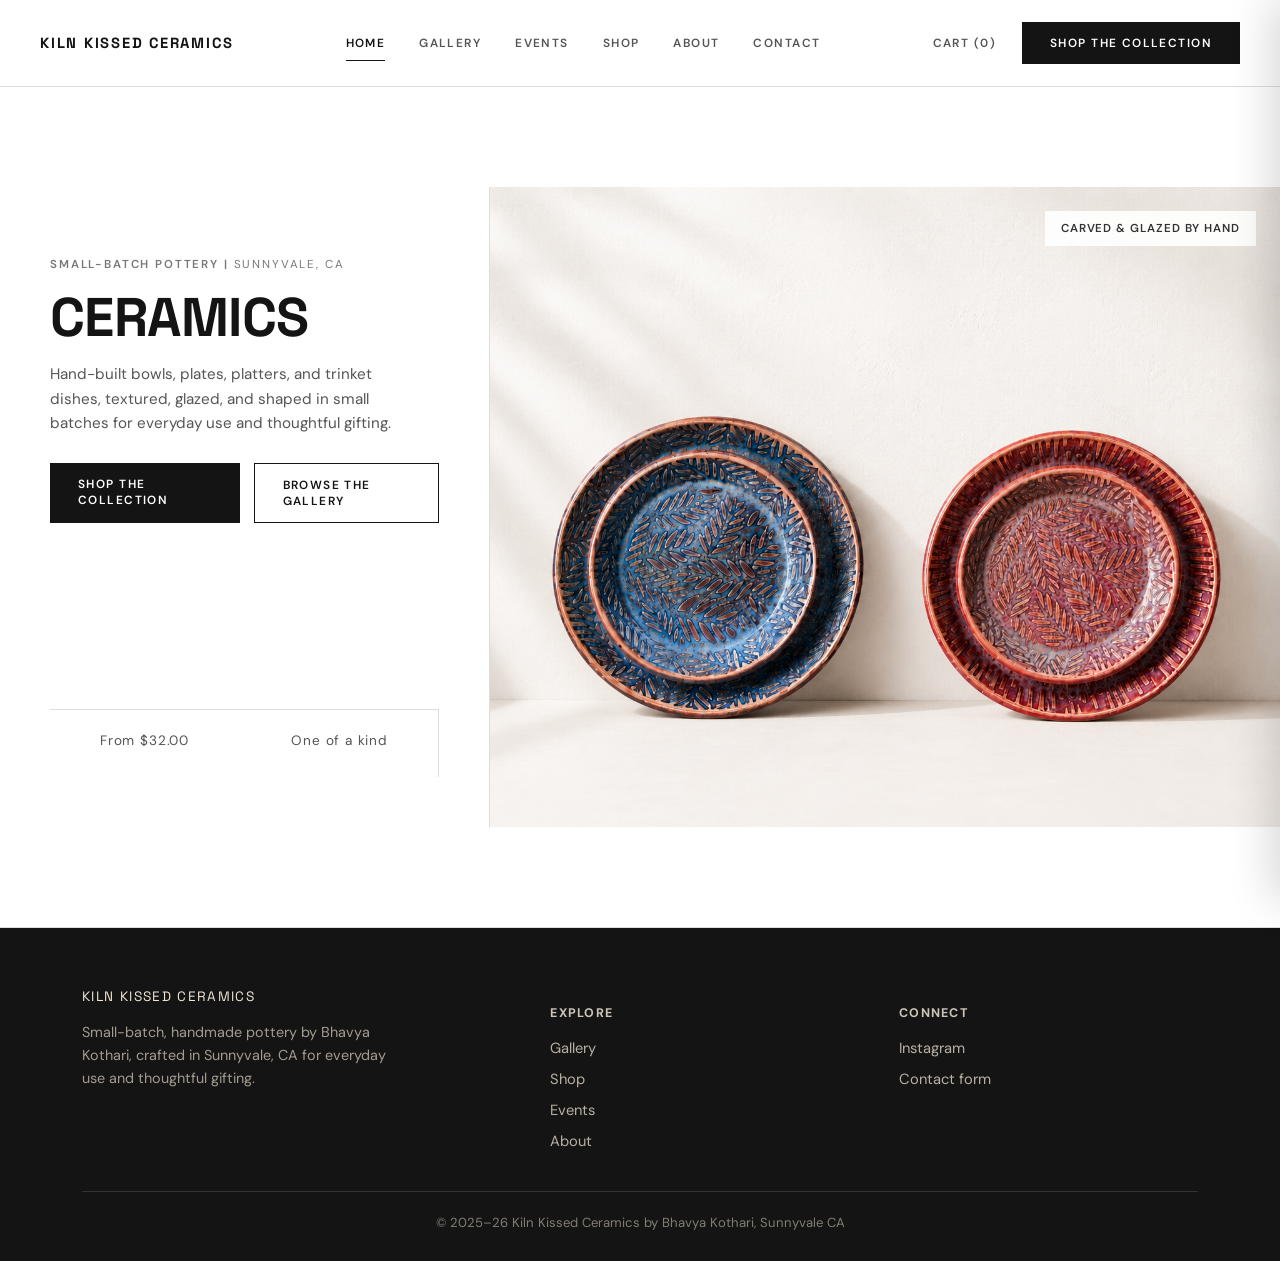
<file: index.html>
<!DOCTYPE html>
<html lang="en">
<head>
<meta charset="UTF-8">
<meta name="viewport" content="width=device-width, initial-scale=1.0">
<title>Kiln Kissed Ceramics — Handmade Pottery by Bhavya Kothari</title>
<link rel="stylesheet" href="style.css">
</head>
<body>

<header>
  <div class="nav-row">
    <a class="brand" href="index.html">
      <span>Kiln Kissed Ceramics</span>
    </a>
    <nav>
      <ul>
        <li><a href="index.html" class="active">Home</a></li>
        <li><a href="gallery.html">Gallery</a></li>
        <li><a href="events.html">Events</a></li>
        <li><a href="shop.html">Shop</a></li>
        <li><a href="about.html">About</a></li>
        <li><a href="contact.html">Contact</a></li>
      </ul>
    </nav>
    <div class="nav-actions">
      <button class="cart-link" type="button">Cart (0)</button>
      <a class="btn" href="shop.html">Shop the Collection</a>
    </div>
  </div>
</header>

<section class="hero">
  <div class="hero-grid">
    <div class="hero-panel">
      <div>
        <span class="eyebrow">Small-batch pottery | <span style="font-weight:400;">Sunnyvale, CA</span></span>
        <h1>Ceramics</h1>
        <p>Hand-built bowls, plates, platters, and trinket dishes, textured, glazed, and shaped in small batches for everyday use and thoughtful gifting.</p>
        <div class="hero-ctas">
          <a class="btn" href="shop.html">Shop the Collection</a>
          <a class="btn btn-outline" href="gallery.html">Browse the Gallery</a>
        </div>
      </div>
      <div class="hero-meta">
        <span class="price">From $32.00</span>
        <span class="price">One of a kind</span>
      </div>
    </div>
    <div class="hero-photo">
      <img src="assets/gallery/1.png" alt="Plum and coral oval trays with matching round bowls">
      <div class="hero-badge">Carved &amp; glazed by hand</div>
    </div>
  </div>
</section>

<footer id="contact-footer">
  <div class="wrap">
    <div class="footer-grid">
      <div>
        <div class="footer-brand">
          <span>Kiln Kissed Ceramics</span>
        </div>
        <p>Small-batch, handmade pottery by Bhavya Kothari, crafted in Sunnyvale, CA for everyday use and thoughtful gifting.</p>
      </div>
      <div>
        <h4>Explore</h4>
        <ul>
          <li><a href="gallery.html">Gallery</a></li>
          <li><a href="shop.html">Shop</a></li>
          <li><a href="events.html">Events</a></li>
          <li><a href="about.html">About</a></li>
        </ul>
      </div>
      <div>
        <h4>Connect</h4>
        <ul>
          <li><a href="https://www.instagram.com/kiln.kissed.ceramics" target="_blank" rel="noopener">Instagram</a></li>
          <li><a href="contact.html">Contact form</a></li>
        </ul>
      </div>
    </div>
    <div class="footer-bottom">© 2025–26 Kiln Kissed Ceramics by Bhavya Kothari, Sunnyvale CA</div>
  </div>
</footer>

<script src="products.js"></script>
<script src="cart.js"></script>
<script src="animations.js"></script>
</body>
</html>
</file>
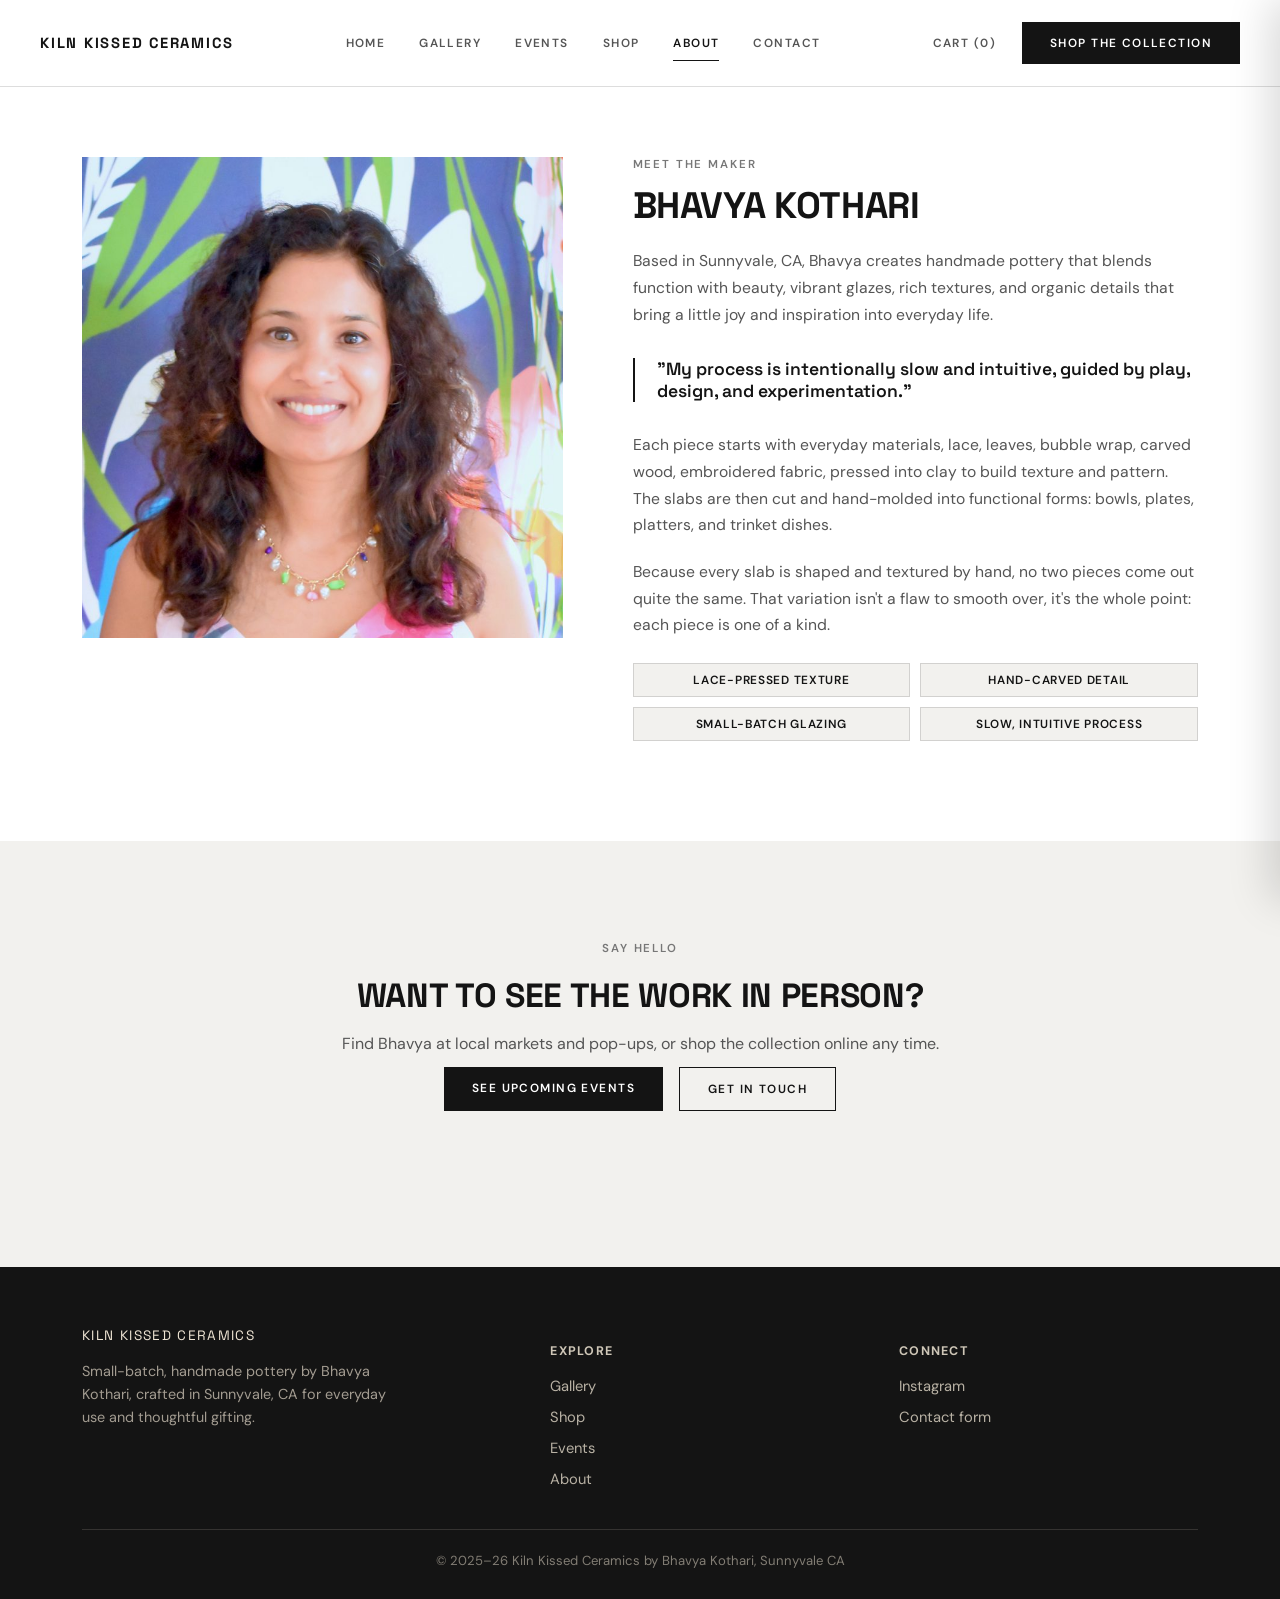
<file: about.html>
<!DOCTYPE html>
<html lang="en">
<head>
<meta charset="UTF-8">
<meta name="viewport" content="width=device-width, initial-scale=1.0">
<title>About — Kiln Kissed Ceramics</title>
<link rel="stylesheet" href="style.css?v=10">
</head>
<body>

<header>
  <div class="nav-row">
    <a class="brand" href="index.html">
      <span>Kiln Kissed Ceramics</span>
    </a>
    <nav>
      <ul>
        <li><a href="index.html">Home</a></li>
        <li><a href="gallery.html">Gallery</a></li>
        <li><a href="events.html">Events</a></li>
        <li><a href="shop.html">Shop</a></li>
        <li><a href="about.html" class="active">About</a></li>
        <li><a href="contact.html">Contact</a></li>
      </ul>
    </nav>
    <button class="nav-toggle" type="button" aria-label="Toggle menu" aria-expanded="false">
      <span></span><span></span><span></span>
    </button>
    <div class="nav-actions">
      <button class="cart-link" type="button">Cart (0)</button>
      <a class="btn" href="shop.html">Shop the Collection</a>
    </div>
  </div>
</header>

<section style="padding-top:70px;">
  <div class="wrap about-grid">
    <div class="about-photo reveal">
      <img src="assets/artist.jpg" alt="Bhavya Kothari, ceramic artist">
    </div>
    <div class="about-copy reveal">
      <span class="eyebrow">Meet the maker</span>
      <h1>Bhavya Kothari</h1>
      <p>Based in Sunnyvale, CA, Bhavya creates handmade pottery that blends function with beauty, vibrant glazes, rich textures, and organic details that bring a little joy and inspiration into everyday life.</p>
      <div class="about-quote">"My process is intentionally slow and intuitive, guided by play, design, and experimentation."</div>
      <p>Each piece starts with everyday materials, lace, leaves, bubble wrap, carved wood, embroidered fabric, pressed into clay to build texture and pattern. The slabs are then cut and hand-molded into functional forms: bowls, plates, platters, and trinket dishes.</p>
      <p>Because every slab is shaped and textured by hand, no two pieces come out quite the same. That variation isn't a flaw to smooth over, it's the whole point: each piece is one of a kind.</p>
      <div class="process-tags">
        <span>Lace-pressed texture</span>
        <span>Hand-carved detail</span>
        <span>Small-batch glazing</span>
        <span>Slow, intuitive process</span>
      </div>
    </div>
  </div>
</section>

<section class="alt">
  <div class="wrap section-head" style="max-width:720px;">
    <span class="eyebrow">Say hello</span>
    <h2>Want to see the work in person?</h2>
    <p>Find Bhavya at local markets and pop-ups, or shop the collection online any time.</p>
    <div class="hero-ctas" style="justify-content:center; display:flex; gap:16px; margin-top:10px;">
      <a class="btn" href="events.html">See Upcoming Events</a>
      <a class="btn btn-outline" href="contact.html">Get in Touch</a>
    </div>
  </div>
</section>

<footer>
  <div class="wrap">
    <div class="footer-grid">
      <div>
        <div class="footer-brand">
          <span>Kiln Kissed Ceramics</span>
        </div>
        <p>Small-batch, handmade pottery by Bhavya Kothari, crafted in Sunnyvale, CA for everyday use and thoughtful gifting.</p>
      </div>
      <div>
        <h4>Explore</h4>
        <ul>
          <li><a href="gallery.html">Gallery</a></li>
          <li><a href="shop.html">Shop</a></li>
          <li><a href="events.html">Events</a></li>
          <li><a href="about.html">About</a></li>
        </ul>
      </div>
      <div>
        <h4>Connect</h4>
        <ul>
          <li><a href="https://www.instagram.com/kiln.kissed.ceramics" target="_blank" rel="noopener">Instagram</a></li>
          <li><a href="contact.html">Contact form</a></li>
        </ul>
      </div>
    </div>
    <div class="footer-bottom">© 2025–26 Kiln Kissed Ceramics by Bhavya Kothari, Sunnyvale CA</div>
  </div>
</footer>

<script src="products.js?v=4"></script>
<script src="cart.js"></script>
<script src="animations.js?v=2"></script>
</body>
</html>
</file>
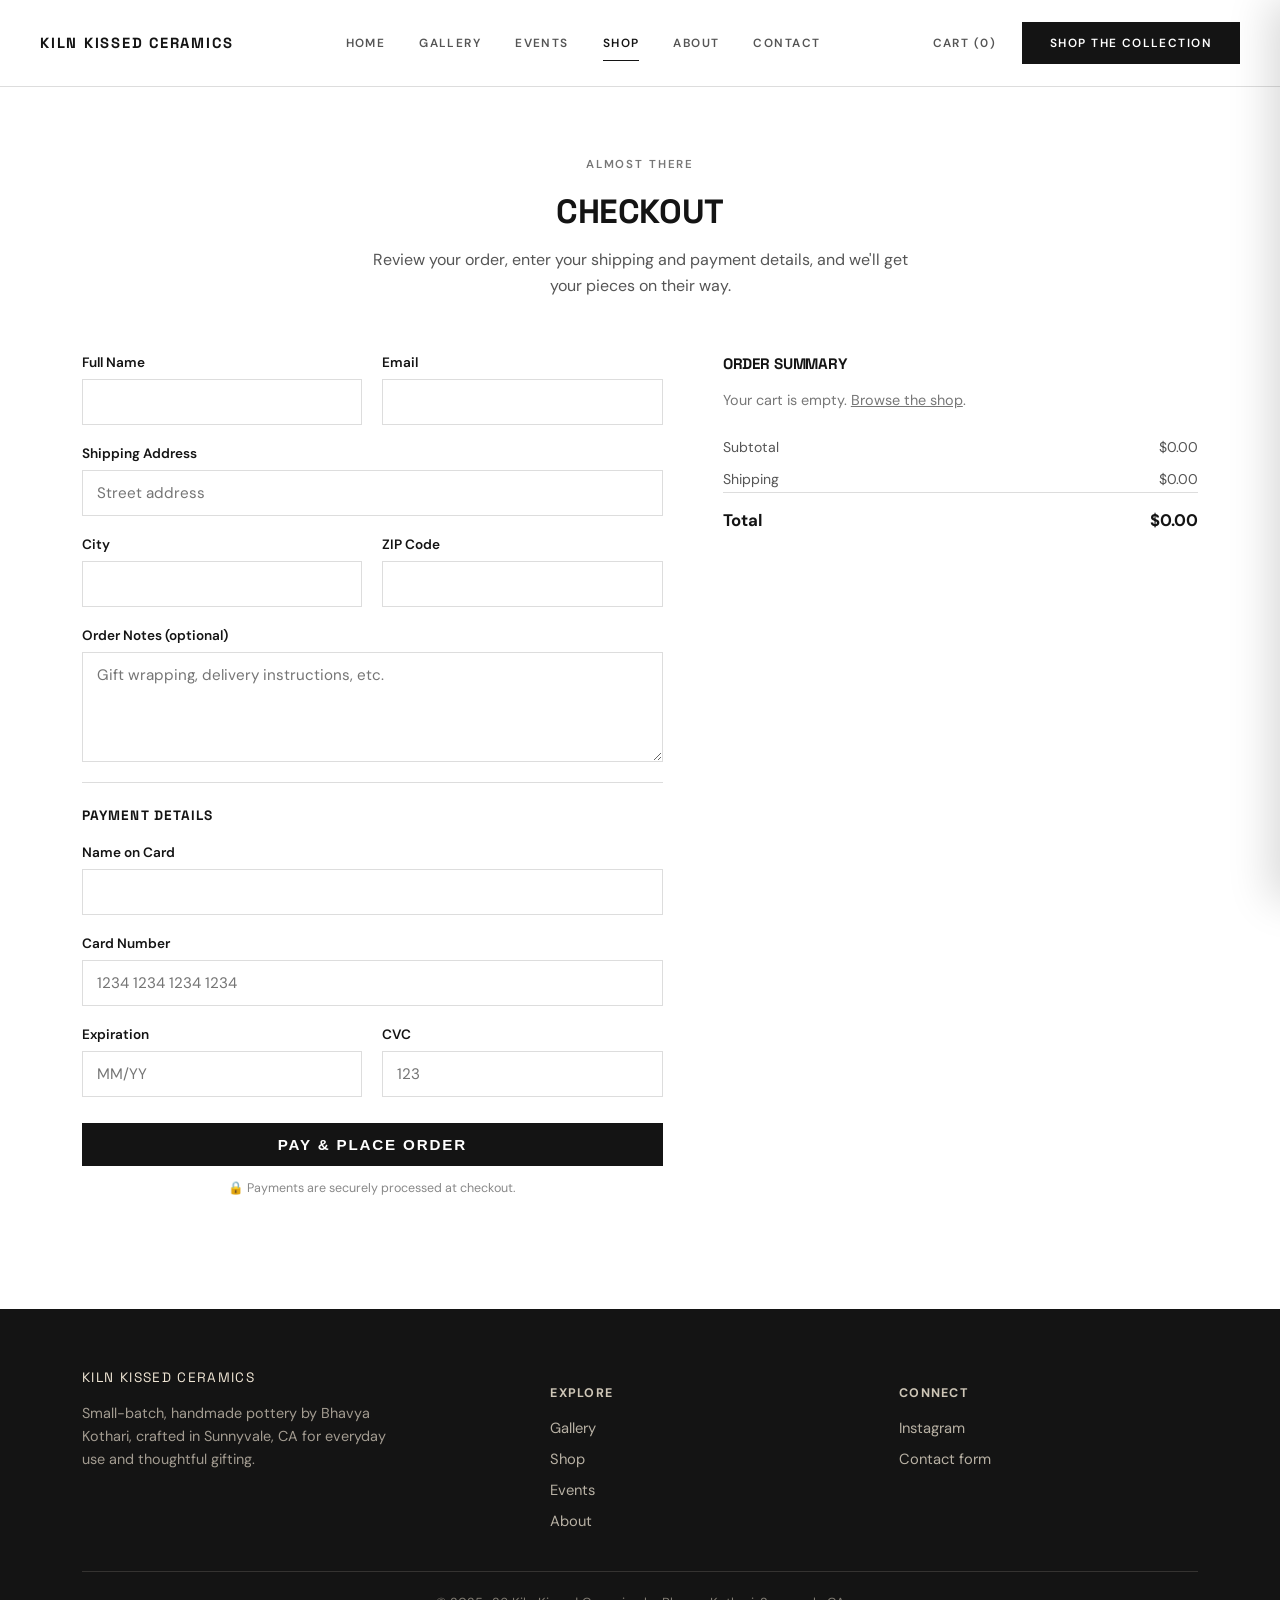
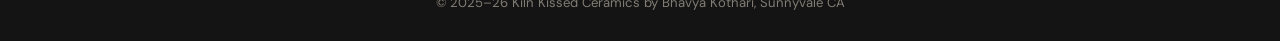
<file: checkout.html>
<!DOCTYPE html>
<html lang="en">
<head>
<meta charset="UTF-8">
<meta name="viewport" content="width=device-width, initial-scale=1.0">
<title>Checkout — Kiln Kissed Ceramics</title>
<link rel="stylesheet" href="style.css?v=10">
</head>
<body>

<header>
  <div class="nav-row">
    <a class="brand" href="index.html">
      <span>Kiln Kissed Ceramics</span>
    </a>
    <nav>
      <ul>
        <li><a href="index.html">Home</a></li>
        <li><a href="gallery.html">Gallery</a></li>
        <li><a href="events.html">Events</a></li>
        <li><a href="shop.html" class="active">Shop</a></li>
        <li><a href="about.html">About</a></li>
        <li><a href="contact.html">Contact</a></li>
      </ul>
    </nav>
    <button class="nav-toggle" type="button" aria-label="Toggle menu" aria-expanded="false">
      <span></span><span></span><span></span>
    </button>
    <div class="nav-actions">
      <button class="cart-link" type="button">Cart (0)</button>
      <a class="btn" href="shop.html">Shop the Collection</a>
    </div>
  </div>
</header>

<section style="padding-top:70px;">
  <div class="wrap section-head">
    <span class="eyebrow">Almost there</span>
    <h2>Checkout</h2>
    <p>Review your order, enter your shipping and payment details, and we'll get your pieces on their way.</p>
  </div>

  <div id="checkout-active" class="wrap checkout-grid">
    <form id="checkout-form" class="kkc-form reveal" style="padding:0; border:none; box-shadow:none;">
      <div class="form-row">
        <div class="field">
          <label for="name">Full Name</label>
          <input id="name" name="name" type="text" required>
        </div>
        <div class="field">
          <label for="email">Email</label>
          <input id="email" name="email" type="email" required>
        </div>
      </div>
      <div class="field full" style="margin-bottom:20px;">
        <label for="address">Shipping Address</label>
        <input id="address" name="address" type="text" placeholder="Street address" required>
      </div>
      <div class="form-row">
        <div class="field">
          <label for="city">City</label>
          <input id="city" name="city" type="text" required>
        </div>
        <div class="field">
          <label for="zip">ZIP Code</label>
          <input id="zip" name="zip" type="text" required>
        </div>
      </div>
      <div class="field full" style="margin-bottom:20px;">
        <label for="notes">Order Notes (optional)</label>
        <textarea id="notes" name="notes" placeholder="Gift wrapping, delivery instructions, etc."></textarea>
      </div>

      <h3 class="checkout-subhead">Payment Details</h3>
      <div class="field full" style="margin-bottom:20px;">
        <label for="card-name">Name on Card</label>
        <input id="card-name" name="card-name" type="text" required>
      </div>
      <div class="field full" style="margin-bottom:20px;">
        <label for="card-number">Card Number</label>
        <input id="card-number" name="card-number" type="text" inputmode="numeric" placeholder="1234 1234 1234 1234" maxlength="19" required>
      </div>
      <div class="form-row">
        <div class="field">
          <label for="card-expiry">Expiration</label>
          <input id="card-expiry" name="card-expiry" type="text" inputmode="numeric" placeholder="MM/YY" maxlength="5" required>
        </div>
        <div class="field">
          <label for="card-cvc">CVC</label>
          <input id="card-cvc" name="card-cvc" type="text" inputmode="numeric" placeholder="123" maxlength="4" required>
        </div>
      </div>

      <button class="btn" type="submit" style="width:100%;">Pay &amp; Place Order</button>
      <p class="checkout-secure-note">🔒 Payments are securely processed at checkout.</p>
    </form>

    <div>
      <h3 style="font-size:0.95rem; margin-bottom:18px;">Order Summary</h3>
      <div id="order-lines"></div>
      <div class="order-subrow">
        <span>Subtotal</span>
        <span id="order-subtotal"></span>
      </div>
      <div class="order-subrow">
        <span>Shipping</span>
        <span id="order-shipping"></span>
      </div>
      <div id="order-total-row" class="order-total">
        <span>Total</span>
        <span id="order-total"></span>
      </div>
    </div>
  </div>

  <div id="checkout-confirm" class="wrap confirm-box" style="display:none;">
    <span class="eyebrow" style="display:block; text-align:center;">Payment successful</span>
    <h2>Thank you, <span id="confirm-name"></span>!</h2>
    <p>Your payment went through and your order is confirmed. A receipt has been sent to <span id="confirm-email"></span>, and we'll email you again once it ships.</p>
    <p class="confirm-order-number">Order #<span id="confirm-order-number"></span></p>
    <div class="hero-ctas" style="justify-content:center; display:flex; gap:16px; margin-top:24px;">
      <a class="btn" href="shop.html">Continue Shopping</a>
      <a class="btn btn-outline" href="index.html">Back to Home</a>
    </div>
  </div>
</section>

<footer>
  <div class="wrap">
    <div class="footer-grid">
      <div>
        <div class="footer-brand">
          <span>Kiln Kissed Ceramics</span>
        </div>
        <p>Small-batch, handmade pottery by Bhavya Kothari, crafted in Sunnyvale, CA for everyday use and thoughtful gifting.</p>
      </div>
      <div>
        <h4>Explore</h4>
        <ul>
          <li><a href="gallery.html">Gallery</a></li>
          <li><a href="shop.html">Shop</a></li>
          <li><a href="events.html">Events</a></li>
          <li><a href="about.html">About</a></li>
        </ul>
      </div>
      <div>
        <h4>Connect</h4>
        <ul>
          <li><a href="https://www.instagram.com/kiln.kissed.ceramics" target="_blank" rel="noopener">Instagram</a></li>
          <li><a href="contact.html">Contact form</a></li>
        </ul>
      </div>
    </div>
    <div class="footer-bottom">© 2025–26 Kiln Kissed Ceramics by Bhavya Kothari, Sunnyvale CA</div>
  </div>
</footer>

<script src="products.js?v=4"></script>
<script src="cart.js"></script>
<script>
const SHIPPING_FLAT_RATE = 20;

function renderOrderSummary() {
  const linesEl = document.getElementById('order-lines');
  const lines = cartLines();
  if (!lines.length) {
    linesEl.innerHTML = '<p style="color:#777; text-transform:none; font-size:0.9rem;">Your cart is empty. <a href="shop.html" style="text-decoration:underline;">Browse the shop</a>.</p>';
    document.getElementById('order-subtotal').textContent = formatPrice(0);
    document.getElementById('order-shipping').textContent = formatPrice(0);
    document.getElementById('order-total').textContent = formatPrice(0);
    document.querySelector('#checkout-form button[type="submit"]').disabled = true;
    return;
  }
  linesEl.innerHTML = lines.map((line) => `
    <div class="order-line">
      <div class="order-line-img"><img src="${line.product.img}" alt="${line.product.alt}" style="${line.product.imgStyle || ''}"></div>
      <div>
        <div class="name">${line.product.name}</div>
        <div class="qty">Qty ${line.qty}</div>
      </div>
      <span class="line-total">${formatPrice(line.lineTotal)}</span>
    </div>
  `).join('');
  const subtotal = cartTotal();
  document.getElementById('order-subtotal').textContent = formatPrice(subtotal);
  document.getElementById('order-shipping').textContent = formatPrice(SHIPPING_FLAT_RATE);
  document.getElementById('order-total').textContent = formatPrice(subtotal + SHIPPING_FLAT_RATE);
}

renderOrderSummary();

document.getElementById('card-number').addEventListener('input', (e) => {
  const digits = e.target.value.replace(/\D/g, '').slice(0, 16);
  e.target.value = digits.replace(/(.{4})/g, '$1 ').trim();
});

document.getElementById('card-expiry').addEventListener('input', (e) => {
  const digits = e.target.value.replace(/\D/g, '').slice(0, 4);
  e.target.value = digits.length > 2 ? `${digits.slice(0, 2)}/${digits.slice(2)}` : digits;
});

document.getElementById('card-cvc').addEventListener('input', (e) => {
  e.target.value = e.target.value.replace(/\D/g, '').slice(0, 4);
});

document.getElementById('checkout-form').addEventListener('submit', (e) => {
  e.preventDefault();
  if (!cartLines().length) return;
  const submitBtn = e.target.querySelector('button[type="submit"]');
  submitBtn.disabled = true;
  submitBtn.textContent = 'Processing payment…';

  setTimeout(() => {
    document.getElementById('confirm-name').textContent = document.getElementById('name').value;
    document.getElementById('confirm-email').textContent = document.getElementById('email').value;
    document.getElementById('confirm-order-number').textContent = Math.floor(100000 + Math.random() * 900000);
    localStorage.removeItem(CART_KEY);
    renderCartBadge();
    renderCartDrawer();
    document.getElementById('checkout-active').style.display = 'none';
    document.getElementById('checkout-confirm').style.display = 'block';
  }, 900);
});
</script>
<script src="animations.js?v=2"></script>
</body>
</html>
</file>
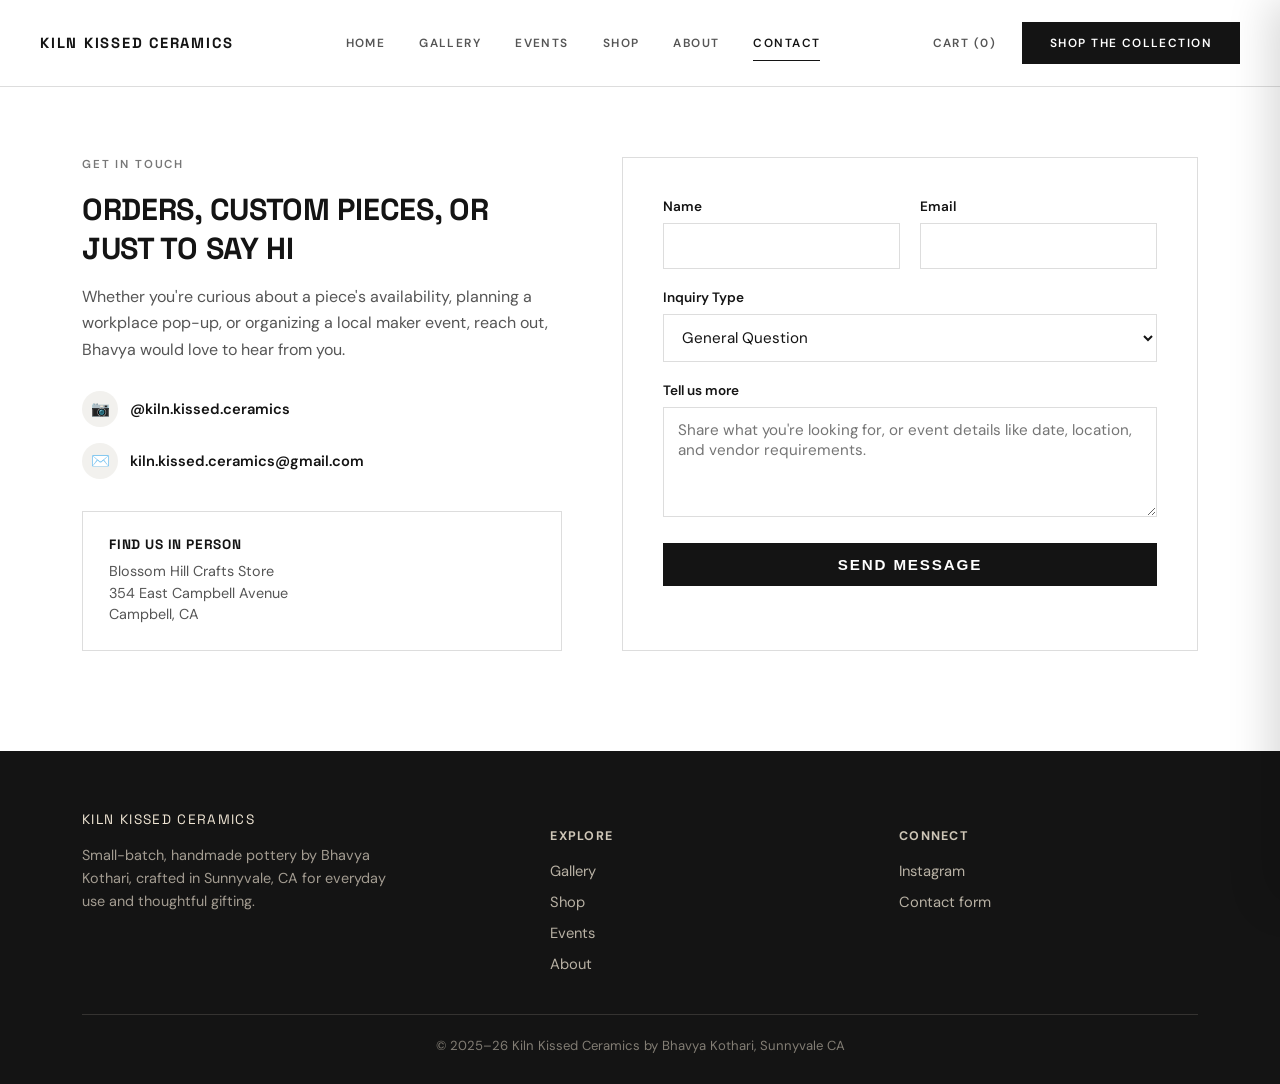
<file: contact.html>
<!DOCTYPE html>
<html lang="en">
<head>
<meta charset="UTF-8">
<meta name="viewport" content="width=device-width, initial-scale=1.0">
<title>Contact — Kiln Kissed Ceramics</title>
<link rel="stylesheet" href="style.css?v=10">
</head>
<body>

<header>
  <div class="nav-row">
    <a class="brand" href="index.html">
      <span>Kiln Kissed Ceramics</span>
    </a>
    <nav>
      <ul>
        <li><a href="index.html">Home</a></li>
        <li><a href="gallery.html">Gallery</a></li>
        <li><a href="events.html">Events</a></li>
        <li><a href="shop.html">Shop</a></li>
        <li><a href="about.html">About</a></li>
        <li><a href="contact.html" class="active">Contact</a></li>
      </ul>
    </nav>
    <button class="nav-toggle" type="button" aria-label="Toggle menu" aria-expanded="false">
      <span></span><span></span><span></span>
    </button>
    <div class="nav-actions">
      <button class="cart-link" type="button">Cart (0)</button>
      <a class="btn" href="shop.html">Shop the Collection</a>
    </div>
  </div>
</header>

<section style="padding-top:70px;">
  <div class="wrap contact-grid">
    <div class="contact-side reveal">
      <span class="eyebrow">Get in touch</span>
      <h2>Orders, custom pieces, or just to say hi</h2>
      <p>Whether you're curious about a piece's availability, planning a workplace pop-up, or organizing a local maker event, reach out, Bhavya would love to hear from you.</p>
      <div class="contact-links">
        <a href="https://www.instagram.com/kiln.kissed.ceramics" target="_blank" rel="noopener"><span class="dot">📷</span> @kiln.kissed.ceramics</a>
        <a href="mailto:kiln.kissed.ceramics@gmail.com"><span class="dot">✉️</span> kiln.kissed.ceramics@gmail.com</a>
      </div>
      <div class="contact-loc">
        <h3>Find us in person</h3>
        <p>Blossom Hill Crafts Store<br>354 East Campbell Avenue<br>Campbell, CA</p>
      </div>
    </div>

    <form class="kkc-form reveal" onsubmit="event.preventDefault(); this.querySelector('button').textContent='Sent! Thank you.';">
      <div class="form-row">
        <div class="field">
          <label for="name">Name</label>
          <input id="name" name="name" type="text" required>
        </div>
        <div class="field">
          <label for="email">Email</label>
          <input id="email" name="email" type="email" required>
        </div>
      </div>
      <div class="field full" style="margin-bottom:20px;">
        <label for="inquiry">Inquiry Type</label>
        <select id="inquiry" name="inquiry">
          <option>General Question</option>
          <option>Product Availability</option>
          <option>Workplace Pop-Up</option>
          <option>Local Maker Event</option>
        </select>
      </div>
      <div class="field full" style="margin-bottom:20px;">
        <label for="details">Tell us more</label>
        <textarea id="details" name="details" placeholder="Share what you're looking for, or event details like date, location, and vendor requirements."></textarea>
      </div>
      <button class="btn" type="submit">Send Message</button>
    </form>
  </div>
</section>

<footer>
  <div class="wrap">
    <div class="footer-grid">
      <div>
        <div class="footer-brand">
          <span>Kiln Kissed Ceramics</span>
        </div>
        <p>Small-batch, handmade pottery by Bhavya Kothari, crafted in Sunnyvale, CA for everyday use and thoughtful gifting.</p>
      </div>
      <div>
        <h4>Explore</h4>
        <ul>
          <li><a href="gallery.html">Gallery</a></li>
          <li><a href="shop.html">Shop</a></li>
          <li><a href="events.html">Events</a></li>
          <li><a href="about.html">About</a></li>
        </ul>
      </div>
      <div>
        <h4>Connect</h4>
        <ul>
          <li><a href="https://www.instagram.com/kiln.kissed.ceramics" target="_blank" rel="noopener">Instagram</a></li>
          <li><a href="contact.html">Contact form</a></li>
        </ul>
      </div>
    </div>
    <div class="footer-bottom">© 2025–26 Kiln Kissed Ceramics by Bhavya Kothari, Sunnyvale CA</div>
  </div>
</footer>

<script src="products.js?v=4"></script>
<script src="cart.js"></script>
<script src="animations.js?v=2"></script>
</body>
</html>
</file>
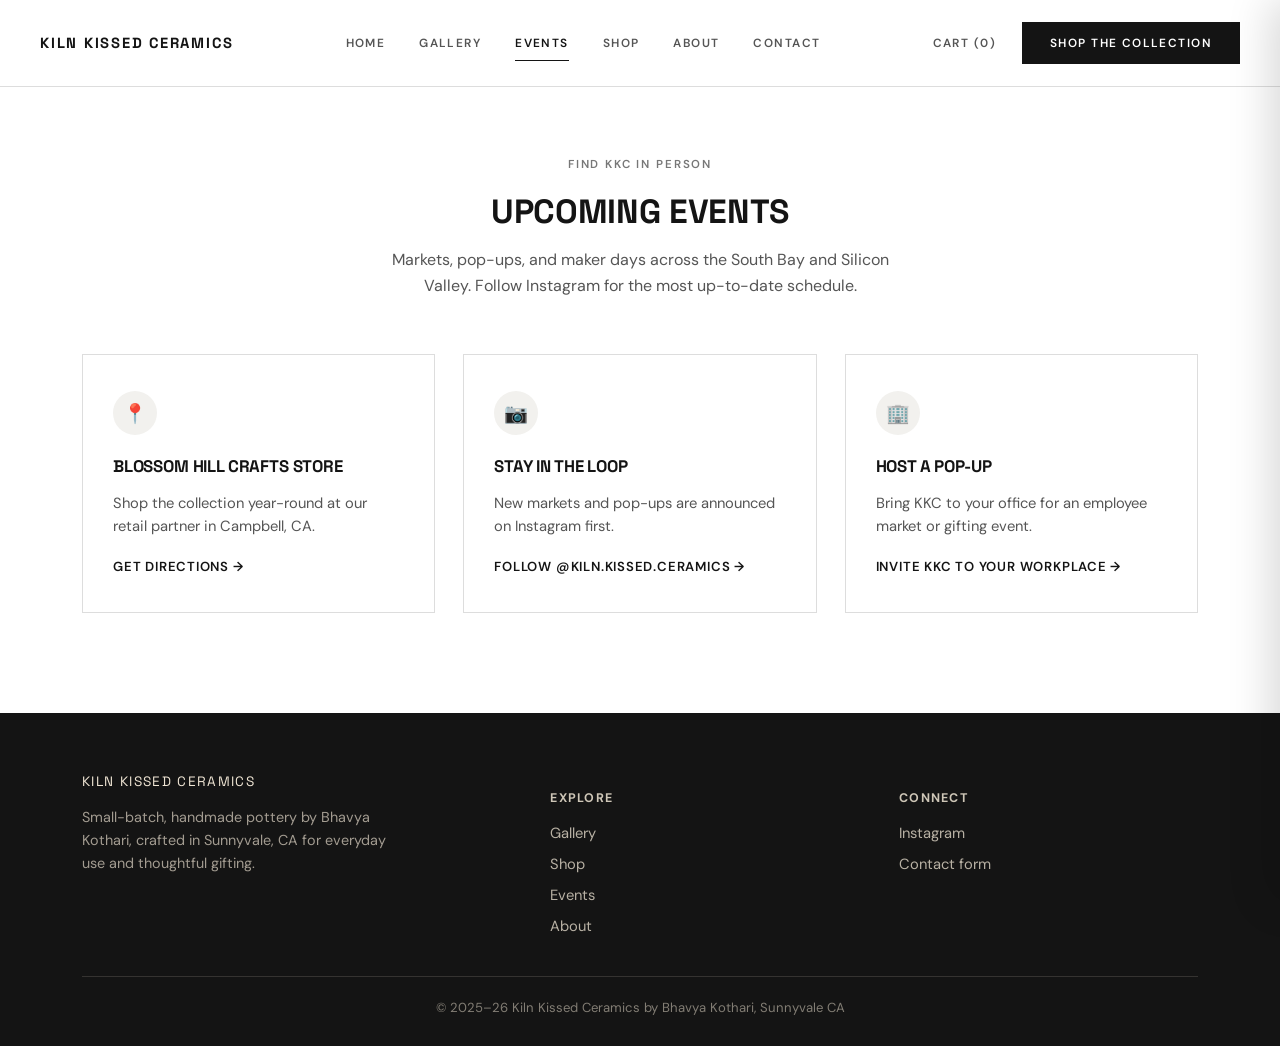
<file: events.html>
<!DOCTYPE html>
<html lang="en">
<head>
<meta charset="UTF-8">
<meta name="viewport" content="width=device-width, initial-scale=1.0">
<title>Events — Kiln Kissed Ceramics</title>
<link rel="stylesheet" href="style.css?v=10">
</head>
<body>

<header>
  <div class="nav-row">
    <a class="brand" href="index.html">
      <span>Kiln Kissed Ceramics</span>
    </a>
    <nav>
      <ul>
        <li><a href="index.html">Home</a></li>
        <li><a href="gallery.html">Gallery</a></li>
        <li><a href="events.html" class="active">Events</a></li>
        <li><a href="shop.html">Shop</a></li>
        <li><a href="about.html">About</a></li>
        <li><a href="contact.html">Contact</a></li>
      </ul>
    </nav>
    <button class="nav-toggle" type="button" aria-label="Toggle menu" aria-expanded="false">
      <span></span><span></span><span></span>
    </button>
    <div class="nav-actions">
      <button class="cart-link" type="button">Cart (0)</button>
      <a class="btn" href="shop.html">Shop the Collection</a>
    </div>
  </div>
</header>

<section style="padding-top:70px;">
  <div class="wrap section-head">
    <span class="eyebrow">Find KKC in person</span>
    <h2>Upcoming Events</h2>
    <p>Markets, pop-ups, and maker days across the South Bay and Silicon Valley. Follow Instagram for the most up-to-date schedule.</p>
  </div>
  <div class="wrap info-grid">
    <div class="info-card">
      <div class="icon">📍</div>
      <h3>Blossom Hill Crafts Store</h3>
      <p>Shop the collection year-round at our retail partner in Campbell, CA.</p>
      <a href="https://maps.google.com/?q=354+East+Campbell+Avenue,+Campbell,+CA" target="_blank" rel="noopener">Get directions →</a>
    </div>
    <div class="info-card">
      <div class="icon">📷</div>
      <h3>Stay in the loop</h3>
      <p>New markets and pop-ups are announced on Instagram first.</p>
      <a href="https://www.instagram.com/kiln.kissed.ceramics" target="_blank" rel="noopener">Follow @kiln.kissed.ceramics →</a>
    </div>
    <div class="info-card">
      <div class="icon">🏢</div>
      <h3>Host a pop-up</h3>
      <p>Bring KKC to your office for an employee market or gifting event.</p>
      <a href="contact.html">Invite KKC to your workplace →</a>
    </div>
  </div>
</section>

<footer>
  <div class="wrap">
    <div class="footer-grid">
      <div>
        <div class="footer-brand">
          <span>Kiln Kissed Ceramics</span>
        </div>
        <p>Small-batch, handmade pottery by Bhavya Kothari, crafted in Sunnyvale, CA for everyday use and thoughtful gifting.</p>
      </div>
      <div>
        <h4>Explore</h4>
        <ul>
          <li><a href="gallery.html">Gallery</a></li>
          <li><a href="shop.html">Shop</a></li>
          <li><a href="events.html">Events</a></li>
          <li><a href="about.html">About</a></li>
        </ul>
      </div>
      <div>
        <h4>Connect</h4>
        <ul>
          <li><a href="https://www.instagram.com/kiln.kissed.ceramics" target="_blank" rel="noopener">Instagram</a></li>
          <li><a href="contact.html">Contact form</a></li>
        </ul>
      </div>
    </div>
    <div class="footer-bottom">© 2025–26 Kiln Kissed Ceramics by Bhavya Kothari, Sunnyvale CA</div>
  </div>
</footer>

<script src="products.js?v=4"></script>
<script src="cart.js"></script>
<script src="animations.js?v=2"></script>
</body>
</html>
</file>
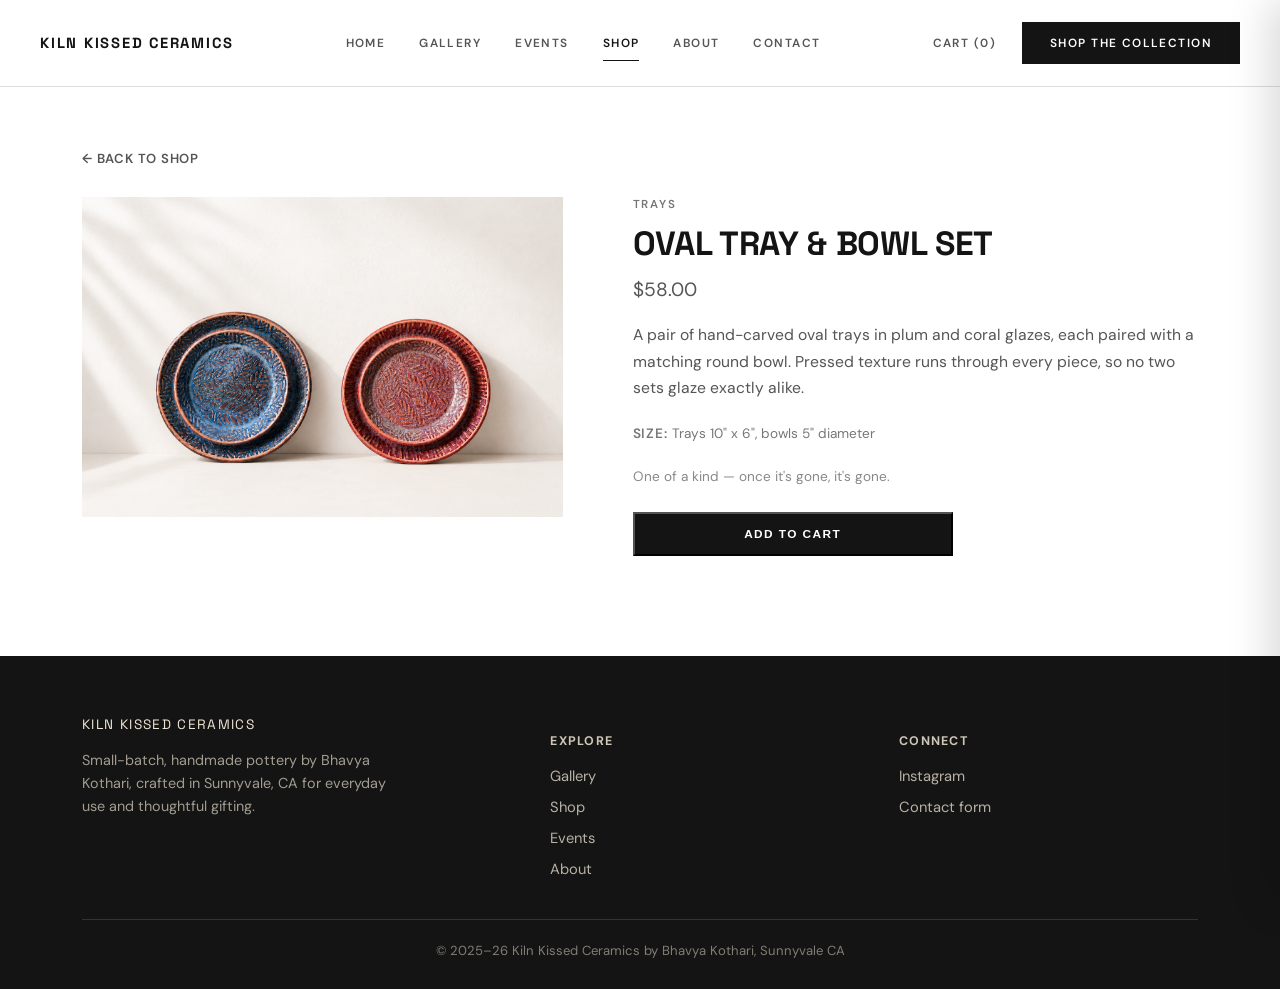
<file: product.html>
<!DOCTYPE html>
<html lang="en">
<head>
<meta charset="UTF-8">
<meta name="viewport" content="width=device-width, initial-scale=1.0">
<title>Product — Kiln Kissed Ceramics</title>
<link rel="stylesheet" href="style.css?v=10">
</head>
<body>

<header>
  <div class="nav-row">
    <a class="brand" href="index.html">
      <span>Kiln Kissed Ceramics</span>
    </a>
    <nav>
      <ul>
        <li><a href="index.html">Home</a></li>
        <li><a href="gallery.html">Gallery</a></li>
        <li><a href="events.html">Events</a></li>
        <li><a href="shop.html" class="active">Shop</a></li>
        <li><a href="about.html">About</a></li>
        <li><a href="contact.html">Contact</a></li>
      </ul>
    </nav>
    <button class="nav-toggle" type="button" aria-label="Toggle menu" aria-expanded="false">
      <span></span><span></span><span></span>
    </button>
    <div class="nav-actions">
      <button class="cart-link" type="button">Cart (0)</button>
      <a class="btn" href="shop.html">Shop the Collection</a>
    </div>
  </div>
</header>

<section style="padding-top:60px;">
  <div class="wrap">
    <a href="shop.html" style="display:inline-block; margin-bottom:30px; font-size:0.82rem; font-weight:600; text-transform:uppercase; letter-spacing:0.06em; color:#555;">&larr; Back to Shop</a>
  </div>
  <div class="wrap about-grid" id="product-detail"></div>
</section>

<footer>
  <div class="wrap">
    <div class="footer-grid">
      <div>
        <div class="footer-brand">
          <span>Kiln Kissed Ceramics</span>
        </div>
        <p>Small-batch, handmade pottery by Bhavya Kothari, crafted in Sunnyvale, CA for everyday use and thoughtful gifting.</p>
      </div>
      <div>
        <h4>Explore</h4>
        <ul>
          <li><a href="gallery.html">Gallery</a></li>
          <li><a href="shop.html">Shop</a></li>
          <li><a href="events.html">Events</a></li>
          <li><a href="about.html">About</a></li>
        </ul>
      </div>
      <div>
        <h4>Connect</h4>
        <ul>
          <li><a href="https://www.instagram.com/kiln.kissed.ceramics" target="_blank" rel="noopener">Instagram</a></li>
          <li><a href="contact.html">Contact form</a></li>
        </ul>
      </div>
    </div>
    <div class="footer-bottom">© 2025–26 Kiln Kissed Ceramics by Bhavya Kothari, Sunnyvale CA</div>
  </div>
</footer>

<script src="products.js?v=4"></script>
<script>
const id = new URLSearchParams(window.location.search).get('id');
const product = PRODUCTS.find((p) => p.id === id) || PRODUCTS[0];
document.title = `${product.name} — Kiln Kissed Ceramics`;

const detail = document.getElementById('product-detail');
detail.innerHTML = `
  <div class="about-photo reveal">
    <div style="position:relative; overflow:hidden; background:var(--cream-deep);">
      <img src="${product.img}" alt="${product.alt}" style="width:100%; height:auto; display:block;">
    </div>
  </div>
  <div class="about-copy reveal">
    <span class="eyebrow">${product.category}</span>
    <h1 style="font-size:2.1rem; margin-bottom:14px;">${product.name}</h1>
    <span class="price" style="display:block; font-size:1.2rem; margin-bottom:20px; color:#555;">$${product.price.toFixed(2)}</span>
    <p>${product.description}</p>
    <p style="font-size:0.85rem; color:#777; font-weight:600; text-transform:uppercase; letter-spacing:0.06em;">Size: <span style="font-weight:400; text-transform:none; letter-spacing:normal;">${product.size}</span></p>
    <p style="font-size:0.85rem; color:#888;">One of a kind &mdash; once it's gone, it's gone.</p>
    <div style="margin-top:24px;">
      <button class="btn" data-add-to-cart="${product.id}" style="width:100%; max-width:320px;">Add to Cart</button>
    </div>
  </div>
`;
</script>
<script src="cart.js"></script>
<script src="animations.js?v=2"></script>
</body>
</html>
</file>
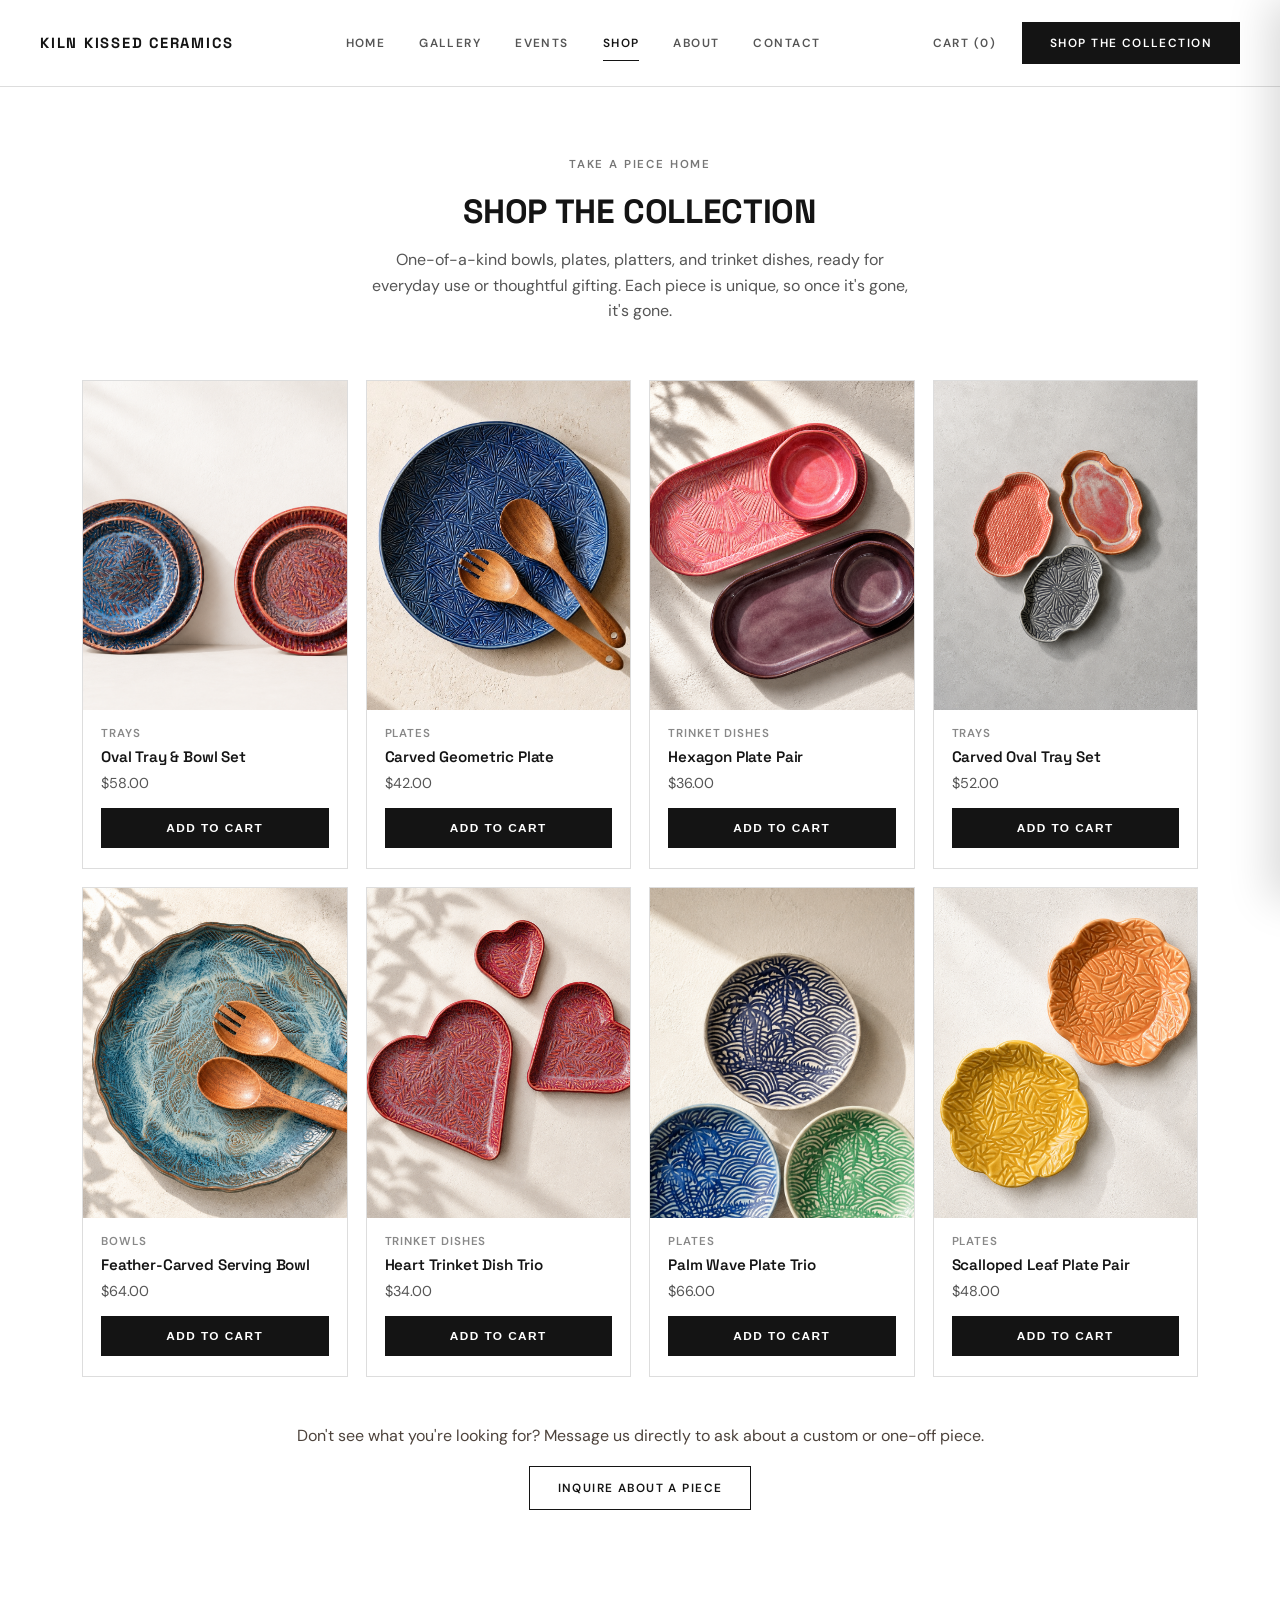
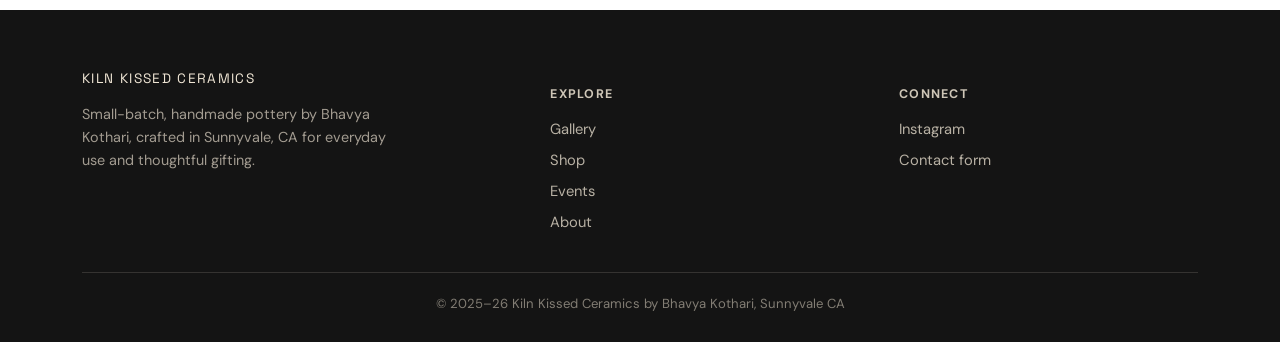
<file: shop.html>
<!DOCTYPE html>
<html lang="en">
<head>
<meta charset="UTF-8">
<meta name="viewport" content="width=device-width, initial-scale=1.0">
<title>Shop — Kiln Kissed Ceramics</title>
<link rel="stylesheet" href="style.css?v=10">
</head>
<body>

<header>
  <div class="nav-row">
    <a class="brand" href="index.html">
      <span>Kiln Kissed Ceramics</span>
    </a>
    <nav>
      <ul>
        <li><a href="index.html">Home</a></li>
        <li><a href="gallery.html">Gallery</a></li>
        <li><a href="events.html">Events</a></li>
        <li><a href="shop.html" class="active">Shop</a></li>
        <li><a href="about.html">About</a></li>
        <li><a href="contact.html">Contact</a></li>
      </ul>
    </nav>
    <button class="nav-toggle" type="button" aria-label="Toggle menu" aria-expanded="false">
      <span></span><span></span><span></span>
    </button>
    <div class="nav-actions">
      <button class="cart-link" type="button">Cart (0)</button>
      <a class="btn" href="shop.html">Shop the Collection</a>
    </div>
  </div>
</header>

<section style="padding-top:70px;">
  <div class="wrap section-head">
    <span class="eyebrow">Take a piece home</span>
    <h2>Shop the Collection</h2>
    <p>One-of-a-kind bowls, plates, platters, and trinket dishes, ready for everyday use or thoughtful gifting. Each piece is unique, so once it's gone, it's gone.</p>
  </div>
  <div class="wrap">
    <div class="shop-strip reveal-group" id="product-grid"></div>
    <div class="gallery-more">
      <p style="color:#4d433c; margin-bottom:20px;">Don't see what you're looking for? Message us directly to ask about a custom or one-off piece.</p>
      <a class="btn btn-outline" href="contact.html">Inquire About a Piece</a>
    </div>
  </div>
</section>

<footer>
  <div class="wrap">
    <div class="footer-grid">
      <div>
        <div class="footer-brand">
          <span>Kiln Kissed Ceramics</span>
        </div>
        <p>Small-batch, handmade pottery by Bhavya Kothari, crafted in Sunnyvale, CA for everyday use and thoughtful gifting.</p>
      </div>
      <div>
        <h4>Explore</h4>
        <ul>
          <li><a href="gallery.html">Gallery</a></li>
          <li><a href="shop.html">Shop</a></li>
          <li><a href="events.html">Events</a></li>
          <li><a href="about.html">About</a></li>
        </ul>
      </div>
      <div>
        <h4>Connect</h4>
        <ul>
          <li><a href="https://www.instagram.com/kiln.kissed.ceramics" target="_blank" rel="noopener">Instagram</a></li>
          <li><a href="contact.html">Contact form</a></li>
        </ul>
      </div>
    </div>
    <div class="footer-bottom">© 2025–26 Kiln Kissed Ceramics by Bhavya Kothari, Sunnyvale CA</div>
  </div>
</footer>

<script src="products.js?v=4"></script>
<script>
const grid = document.getElementById('product-grid');
PRODUCTS.forEach((p) => {
  const card = document.createElement('div');
  card.className = 'product-card reveal-item';
  card.dataset.productId = p.id;
  card.innerHTML = `
    <div class="product-img-wrap"><img src="${p.img}" alt="${p.alt}" style="${p.imgStyle || ''}"></div>
    <div class="meta">
      <span class="cat">${p.category}</span>
      <h3>${p.name}</h3>
      <span class="price">$${p.price.toFixed(2)}</span>
      <button class="btn add-btn" data-add-to-cart="${p.id}">Add to Cart</button>
    </div>
  `;
  grid.appendChild(card);
});

grid.addEventListener('click', (e) => {
  if (e.target.closest('.add-btn')) return;
  const card = e.target.closest('.product-card');
  if (!card) return;
  window.location.href = `product.html?id=${card.dataset.productId}`;
});
</script>
<script src="cart.js"></script>
<script src="animations.js?v=2"></script>
</body>
</html>
</file>
<file: style.css>
@import url('https://fonts.googleapis.com/css2?family=Space+Grotesk:wght@500;600;700&family=DM+Sans:wght@400;500;600&display=swap');

:root {
  --clay: #1a1a1a;
  --clay-dark: #000000;
  --cream: #ffffff;
  --cream-deep: #f2f1ee;
  --ink: #141414;
  --moss: #6b7a52;
  --line: rgba(20,20,20,0.14);
}

* { box-sizing: border-box; }
html { scroll-behavior: smooth; }
body {
  margin: 0;
  background: var(--cream);
  color: var(--ink);
  font-family: 'DM Sans', sans-serif;
  overflow-x: hidden;
}

h1, h2, h3 {
  font-family: 'Space Grotesk', sans-serif;
  font-weight: 700;
  margin: 0;
  text-transform: uppercase;
  letter-spacing: -0.01em;
}

a { color: inherit; text-decoration: none; }

.wrap { max-width: 1180px; margin: 0 auto; padding: 0 32px; }

/* Header */
header {
  position: sticky;
  top: 0;
  z-index: 50;
  background: #ffffff;
  border-bottom: 1px solid var(--line);
}
.nav-row {
  display: flex;
  align-items: center;
  justify-content: space-between;
  padding: 22px 40px;
  max-width: 1400px;
  margin: 0 auto;
}
.brand {
  display: flex;
  align-items: center;
  gap: 10px;
}
.brand img {
  width: 30px;
  height: 30px;
  border-radius: 50%;
  object-fit: cover;
  object-position: center;
}
.brand span {
  font-family: 'Space Grotesk', sans-serif;
  font-size: 0.92rem;
  font-weight: 700;
  letter-spacing: 0.12em;
  text-transform: uppercase;
}
nav ul {
  display: flex;
  gap: 34px;
  list-style: none;
  margin: 0;
  padding: 0;
  font-size: 0.74rem;
  font-weight: 600;
  text-transform: uppercase;
  letter-spacing: 0.12em;
}
nav a {
  position: relative;
  padding-bottom: 4px;
  color: #555;
}
nav a.active { color: var(--ink); }
.nav-actions { display: flex; align-items: center; gap: 26px; }
.nav-toggle {
  display: none;
  flex-direction: column;
  justify-content: center;
  gap: 5px;
  width: 32px;
  height: 32px;
  background: none;
  border: none;
  cursor: pointer;
  padding: 0;
  margin-left: 12px;
}
.nav-toggle span {
  display: block;
  width: 100%;
  height: 2px;
  background: var(--ink);
}
.cart-link {
  font-size: 0.74rem;
  font-weight: 600;
  text-transform: uppercase;
  letter-spacing: 0.12em;
  color: #555;
}
.btn {
  display: inline-block;
  background: var(--ink);
  color: #fff;
  padding: 13px 28px;
  border-radius: 0;
  font-size: 0.74rem;
  font-weight: 600;
  letter-spacing: 0.12em;
  text-transform: uppercase;
  transition: background 0.2s ease, opacity 0.2s ease;
}
.btn:hover { background: #000; opacity: 0.85; }
.btn-outline {
  background: transparent;
  border: 1px solid var(--ink);
  color: var(--ink);
}
.btn-outline:hover { background: var(--ink); color: #fff; }

/* Hero */
.hero {
  position: relative;
  overflow: hidden;
  border-bottom: 1px solid var(--line);
}
.hero-grid {
  position: relative;
  z-index: 1;
  display: grid;
  grid-template-columns: 0.62fr 1fr;
  grid-template-rows: 1fr auto;
  grid-template-areas: "panel photo" "meta photo";
  min-height: 640px;
}
.hero-panel {
  grid-area: panel;
  display: flex;
  flex-direction: column;
  justify-content: space-between;
  padding: 70px 50px 50px;
  border-right: 1px solid var(--line);
}
.hero-photo { grid-area: photo; }
.eyebrow {
  font-size: 0.72rem;
  letter-spacing: 0.16em;
  text-transform: uppercase;
  color: #777;
  font-weight: 600;
  margin-bottom: 18px;
  display: block;
}
.hero h1 {
  font-size: 3.4rem;
  line-height: 1;
  margin-bottom: 18px;
  font-weight: 700;
}
.hero h1 em { font-style: normal; color: var(--ink); }
.hero p {
  font-size: 0.95rem;
  line-height: 1.6;
  color: #555;
  max-width: 360px;
  margin-bottom: 0;
  text-transform: none;
}
.hero-meta {
  grid-area: meta;
  display: flex;
  align-items: baseline;
  justify-content: space-between;
  border-top: 1px solid var(--line);
  border-right: 1px solid var(--line);
  padding: 22px 50px 28px;
}
.hero-meta .price {
  font-size: 0.85rem;
  letter-spacing: 0.06em;
  color: #555;
}
.hero-ctas { display: flex; gap: 14px; margin-top: 28px; }
.hero-photo {
  position: relative;
  overflow: hidden;
  background: var(--cream-deep);
}
.hero-photo img { width: 100%; height: 100%; min-height: 640px; object-fit: cover; object-position: center; display: block; }
.hero-badge {
  position: absolute;
  top: 24px;
  right: 24px;
  background: rgba(255,255,255,0.92);
  padding: 10px 16px;
  font-size: 0.72rem;
  letter-spacing: 0.08em;
  text-transform: uppercase;
  font-weight: 600;
  color: #333;
}

/* Section heading */
.section-head { text-align: center; max-width: 600px; margin: 0 auto 56px; }
.section-head .eyebrow { display: block; text-align: center; }
.section-head h2 { font-size: 2.1rem; margin-bottom: 14px; }
.section-head p { color: #555; line-height: 1.6; margin: 0; text-transform: none; }

section { padding: 100px 0; }
section.alt { background: var(--cream-deep); }

/* Gallery grid */
.gallery-grid {
  display: grid;
  grid-template-columns: repeat(4, 1fr);
  gap: 18px;
}
.gallery-grid a, .gallery-grid figure { margin: 0; }
.g-item {
  position: relative;
  border-radius: 0;
  overflow: hidden;
  aspect-ratio: 1/1;
  display: block;
  background: var(--cream-deep);
  cursor: pointer;
}
.g-item img {
  width: 100%; height: 100%; object-fit: cover; object-position: center;
  transition: filter 0.3s ease;
}
.g-item:hover img { filter: brightness(1.04); }
.g-item .cap {
  position: absolute; inset: auto 0 0 0;
  padding: 16px 14px 12px;
  background: linear-gradient(180deg, transparent, rgba(20,15,12,0.78));
  color: #fff;
  font-size: 0.78rem;
  line-height: 1.3;
  opacity: 0;
  transition: opacity 0.3s ease;
}
.g-item:hover .cap { opacity: 1; }

.gallery-more { text-align: center; margin-top: 48px; }

/* Featured row / shop teaser */
.shop-strip {
  display: grid;
  grid-template-columns: repeat(4, 1fr);
  gap: 18px;
  margin-top: 50px;
}
.shop-card {
  background: #fff;
  border-radius: 0;
  overflow: hidden;
  border: 1px solid var(--line);
}
.shop-card img { width: 100%; aspect-ratio: 4/5; object-fit: cover; object-position: center; display: block; background: var(--cream-deep); }
.shop-card .meta { padding: 16px 18px 20px; }
.shop-card .meta span { font-size: 0.72rem; color: #888; font-weight: 600; letter-spacing: 0.08em; text-transform: uppercase; }
.shop-card .meta h3 { font-size: 0.95rem; margin-top: 6px; text-transform: none; font-weight: 600; }

/* Three-up info cards (events/popups/retail) */
.info-grid {
  display: grid;
  grid-template-columns: repeat(3, 1fr);
  gap: 28px;
}
.info-card {
  background: #fff;
  padding: 36px 30px;
  border-radius: 0;
  border: 1px solid var(--line);
}
.info-card .icon {
  width: 44px; height: 44px;
  border-radius: 50%;
  background: var(--cream-deep);
  display: flex; align-items: center; justify-content: center;
  margin-bottom: 20px;
  font-size: 1.2rem;
}
.info-card h3 { font-size: 1.05rem; margin-bottom: 10px; }
.info-card p { color: #555; line-height: 1.6; font-size: 0.92rem; margin-bottom: 16px; text-transform: none; }
.info-card a { font-weight: 600; color: var(--ink); font-size: 0.82rem; text-transform: uppercase; letter-spacing: 0.06em; }

/* About page */
.about-grid {
  display: grid;
  grid-template-columns: 0.85fr 1fr;
  gap: 70px;
  align-items: start;
}
.about-photo {
  position: relative;
  border-radius: 0;
  overflow: hidden;
}
.about-photo img { width: 100%; display: block; }
.about-copy .eyebrow { margin-bottom: 14px; }
.about-copy h1 { font-size: 2.3rem; margin-bottom: 22px; line-height: 1.1; }
.about-copy p { font-size: 0.98rem; line-height: 1.7; color: #555; margin-bottom: 20px; text-transform: none; }
.about-quote {
  border-left: 2px solid var(--ink);
  padding-left: 22px;
  font-family: 'Space Grotesk', sans-serif;
  font-style: normal;
  font-weight: 600;
  font-size: 1.1rem;
  color: var(--ink);
  margin: 30px 0;
  text-transform: none;
}
.process-tags { display: grid; grid-template-columns: repeat(2, 1fr); gap: 10px; margin-top: 24px; }
.process-tags span {
  background: var(--cream-deep);
  border: 1px solid var(--line);
  padding: 8px 16px;
  border-radius: 0;
  text-align: center;
  font-size: 0.74rem;
  font-weight: 600;
  text-transform: uppercase;
  letter-spacing: 0.06em;
}

/* Contact */
.contact-grid {
  display: grid;
  grid-template-columns: 1fr 1.2fr;
  gap: 60px;
}
.contact-side h2 { font-size: 1.9rem; margin-bottom: 16px; }
.contact-side p { color: #555; line-height: 1.65; margin-bottom: 28px; text-transform: none; }
.contact-links { display: flex; flex-direction: column; gap: 16px; margin-bottom: 32px; }
.contact-links a {
  display: flex; align-items: center; gap: 12px;
  font-weight: 600;
  font-size: 0.92rem;
}
.contact-links .dot {
  width: 36px; height: 36px;
  border-radius: 50%;
  background: var(--cream-deep);
  display: flex; align-items: center; justify-content: center;
  font-size: 0.95rem;
}
.contact-loc {
  background: #fff;
  border: 1px solid var(--line);
  border-radius: 0;
  padding: 24px 26px;
}
.contact-loc h3 { font-size: 0.85rem; margin-bottom: 8px; text-transform: uppercase; letter-spacing: 0.06em; }
.contact-loc p { margin: 0; font-size: 0.9rem; color: #555; line-height: 1.5; }

form.kkc-form {
  background: #fff;
  padding: 40px;
  border-radius: 0;
  border: 1px solid var(--line);
}
.form-row { display: grid; grid-template-columns: 1fr 1fr; gap: 20px; margin-bottom: 20px; }
.field { display: flex; flex-direction: column; gap: 8px; }
.field.full { grid-column: 1 / -1; }
.field label { font-size: 0.85rem; font-weight: 600; }
.field input, .field select, .field textarea {
  border: 1px solid var(--line);
  border-radius: 0;
  padding: 12px 14px;
  font-family: 'DM Sans', sans-serif;
  font-size: 0.95rem;
  background: var(--cream);
  color: var(--ink);
}
.field textarea { resize: vertical; min-height: 110px; }
.field input:focus, .field select:focus, .field textarea:focus {
  outline: none;
  border-color: var(--clay);
}
.kkc-form button { width: 100%; margin-top: 6px; border: none; cursor: pointer; font-size: 0.95rem; }

/* Footer */
footer {
  background: var(--ink);
  color: #efe5d4;
  padding: 60px 0 30px;
}
.footer-grid {
  display: grid;
  grid-template-columns: 1.4fr 1fr 1fr;
  gap: 50px;
  margin-bottom: 40px;
}
.footer-brand { display: flex; align-items: center; gap: 12px; margin-bottom: 16px; }
.footer-brand img { width: 32px; height: 32px; border-radius: 50%; object-fit: cover; object-position: center; }
.footer-brand span { font-family: 'Space Grotesk', sans-serif; font-size: 0.85rem; text-transform: uppercase; letter-spacing: 0.1em; }
footer p { color: rgba(239,229,212,0.65); font-size: 0.9rem; line-height: 1.6; max-width: 320px; text-transform: none; }
footer h4 { font-size: 0.78rem; text-transform: uppercase; letter-spacing: 0.1em; margin-bottom: 16px; color: rgba(239,229,212,0.85); }
footer ul { list-style: none; padding: 0; margin: 0; display: flex; flex-direction: column; gap: 10px; }
footer ul a { color: rgba(239,229,212,0.75); font-size: 0.92rem; }
footer ul a:hover { color: #fff; }
.footer-bottom {
  border-top: 1px solid rgba(239,229,212,0.15);
  padding-top: 22px;
  font-size: 0.82rem;
  color: rgba(239,229,212,0.5);
  text-align: center;
}

@media (max-width: 900px) {
  .nav-row { padding: 16px 20px; flex-wrap: wrap; align-items: center; }
  .brand span { font-size: 0.8rem; }
  nav {
    display: none;
    order: 10;
    width: 100%;
    flex-basis: 100%;
  }
  .nav-row.nav-open nav { display: block; }
  nav ul { flex-direction: column; gap: 0; padding-top: 16px; }
  nav ul li { border-top: 1px solid var(--line); }
  nav a { display: block; padding: 14px 0; }
  .nav-toggle { display: flex; margin-left: 16px; order: 2; }
  .nav-actions { gap: 14px; margin-left: auto; order: 1; }
  .nav-actions .btn { display: none; }
  .cart-link { font-size: 0.7rem; }
  section { padding: 64px 0; }
  .hero { padding: 0; }
  .hero-panel { padding: 44px 24px 36px; }
  .hero h1 { font-size: 2.3rem; }
  .hero-grid, .about-grid, .contact-grid { grid-template-columns: 1fr; }
  .hero-grid {
    grid-template-rows: auto auto auto;
    grid-template-areas: "panel" "photo" "meta";
    min-height: 0;
  }
  .hero-panel { border-right: none; }
  .hero-meta { border-right: none; padding: 22px 24px 28px; }
  .hero-photo img { min-height: 0; aspect-ratio: 4/3; height: auto; }
  .gallery-grid, .shop-strip { grid-template-columns: repeat(2, 1fr); }
  .info-grid { grid-template-columns: 1fr; }
  .footer-grid { grid-template-columns: 1fr; }
  .form-row { grid-template-columns: 1fr; }
}

@media (max-width: 480px) {
  .wrap { padding: 0 20px; }
  .gallery-grid, .shop-strip { grid-template-columns: 1fr; }
  .hero h1 { font-size: 1.9rem; }
  .section-head h2 { font-size: 1.6rem; }
}

/* ---- Animation ---- */

/* Scroll reveal: elements start hidden/offset, JS adds .in-view on intersect */
.reveal {
  opacity: 0;
  transform: translateY(24px);
  transition: opacity 0.7s ease, transform 0.7s ease;
}
.reveal.in-view {
  opacity: 1;
  transform: translateY(0);
}
/* Each reveal-item is observed individually so tall grids (many rows) don't
   need their entire bounding box to clear the intersection threshold. */
.reveal-item {
  opacity: 0;
  transform: translateY(20px);
  transition: opacity 0.6s ease, transform 0.6s ease;
}
.reveal-item.in-view {
  opacity: 1;
  transform: translateY(0);
}
.reveal-item:nth-child(4n+1) { transition-delay: 0s; }
.reveal-item:nth-child(4n+2) { transition-delay: 0.08s; }
.reveal-item:nth-child(4n+3) { transition-delay: 0.16s; }
.reveal-item:nth-child(4n+4) { transition-delay: 0.24s; }

@media (prefers-reduced-motion: reduce) {
  .reveal, .reveal-item, .reveal.in-view, .reveal-item.in-view {
    transition: none !important;
    opacity: 1 !important;
    transform: none !important;
  }
}

/* Hover polish */
.btn, .btn-outline { transition: background 0.25s ease, color 0.25s ease, opacity 0.25s ease, transform 0.2s ease; }
.btn:active, .btn-outline:active { transform: scale(0.97); }

nav a::after {
  content: "";
  position: absolute;
  left: 0; right: 100%; bottom: -6px;
  height: 1px;
  background: var(--ink);
  transition: right 0.3s ease;
}
nav a:hover::after { right: 0; }
nav a.active::after { right: 0; }

.shop-card { transition: transform 0.35s ease, box-shadow 0.35s ease; }
.shop-card:hover { transform: translateY(-6px); box-shadow: 0 18px 36px -22px rgba(20,20,20,0.35); }
.shop-card img { transition: transform 0.5s ease; }
.shop-card:hover img { transform: scale(1.04); }

.info-card { transition: transform 0.3s ease, box-shadow 0.3s ease; }
.info-card:hover { transform: translateY(-4px); box-shadow: 0 16px 32px -22px rgba(20,20,20,0.3); }

.cart-link {
  cursor: pointer;
  background: none;
  border: none;
  padding: 0;
  margin: 0;
  font-family: inherit;
  appearance: none;
}
.cart-link:hover { color: var(--ink); }

/* Cart drawer */
.cart-backdrop {
  position: fixed; inset: 0;
  background: rgba(20,20,20,0.4);
  opacity: 0; pointer-events: none;
  transition: opacity 0.3s ease;
  z-index: 90;
}
.cart-backdrop.open { opacity: 1; pointer-events: auto; }

.cart-drawer {
  position: fixed; top: 0; right: 0; bottom: 0;
  width: 420px; max-width: 92vw;
  background: #fff;
  z-index: 91;
  display: flex; flex-direction: column;
  transform: translateX(100%);
  transition: transform 0.35s ease;
  box-shadow: -10px 0 40px rgba(0,0,0,0.15);
}
.cart-drawer.open { transform: translateX(0); }

.cart-drawer-head {
  display: flex; align-items: center; justify-content: space-between;
  padding: 24px 28px;
  border-bottom: 1px solid var(--line);
}
.cart-drawer-head h3 { font-size: 1.1rem; }
.cart-close {
  background: none; border: none; font-size: 1.6rem; line-height: 1; cursor: pointer;
  color: var(--ink);
}

.cart-drawer-body { flex: 1; overflow-y: auto; padding: 12px 28px; }
.cart-empty { color: #777; font-size: 0.95rem; padding: 30px 0; text-transform: none; }

.cart-line {
  display: grid;
  grid-template-columns: 72px 1fr 24px;
  gap: 14px;
  padding: 18px 0;
  border-bottom: 1px solid var(--line);
  align-items: start;
  position: relative;
}
.cart-line-img { position: relative; overflow: hidden; width: 72px; height: 72px; background: var(--cream-deep); }
.cart-line img {
  width: 100%; height: 100%; object-fit: cover; object-position: center;
  background: var(--cream-deep);
}
.cart-line-info h4 { font-size: 0.92rem; font-weight: 600; text-transform: none; margin-bottom: 4px; }
.cart-line-price { font-size: 0.85rem; color: #777; display: block; margin-bottom: 10px; }
.cart-qty { display: flex; align-items: center; gap: 12px; font-size: 0.9rem; }
.qty-btn {
  width: 24px; height: 24px;
  border: 1px solid var(--line);
  background: #fff; cursor: pointer;
  font-size: 0.9rem; line-height: 1;
  display: flex; align-items: center; justify-content: center;
}
.qty-btn:hover { background: var(--ink); color: #fff; }
.cart-remove {
  background: none; border: none; cursor: pointer;
  font-size: 1.2rem; color: #999; line-height: 1;
}
.cart-remove:hover { color: var(--ink); }

.cart-drawer-footer { padding: 20px 28px 28px; border-top: 1px solid var(--line); }
.cart-subtotal {
  display: flex; justify-content: space-between;
  font-size: 0.95rem; font-weight: 600;
  margin-bottom: 16px;
}
.cart-checkout-btn { display: block; width: 100%; text-align: center; box-sizing: border-box; }

/* Shop product grid */
.product-card { background: #fff; border: 1px solid var(--line); display: flex; flex-direction: column; cursor: pointer; }
.product-card .add-btn { cursor: pointer; }
.product-img-wrap { position: relative; overflow: hidden; aspect-ratio: 4/5; background: var(--cream-deep); }
.product-card img { width: 100%; height: 100%; aspect-ratio: 4/5; object-fit: cover; object-position: center; display: block; background: var(--cream-deep); }
.product-card .meta { padding: 16px 18px 20px; flex: 1; display: flex; flex-direction: column; }
.product-card .meta span.cat { font-size: 0.72rem; color: #888; font-weight: 600; letter-spacing: 0.08em; text-transform: uppercase; }
.product-card .meta h3 { font-size: 0.95rem; margin-top: 6px; text-transform: none; font-weight: 600; }
.product-card .price { font-size: 0.9rem; color: #555; margin-top: 8px; margin-bottom: 16px; }
.product-card .add-btn { margin-top: auto; width: 100%; border: none; cursor: pointer; }

/* Checkout page */
.checkout-grid { display: grid; grid-template-columns: 1.1fr 0.9fr; gap: 60px; }
@media (max-width: 900px) {
  .checkout-grid { grid-template-columns: 1fr; gap: 40px; }
}
.order-line { display: flex; gap: 14px; align-items: center; padding: 14px 0; border-bottom: 1px solid var(--line); }
.order-line-img { position: relative; overflow: hidden; width: 56px; height: 56px; background: var(--cream-deep); flex-shrink: 0; }
.order-line img { width: 100%; height: 100%; object-fit: cover; object-position: center; background: var(--cream-deep); }
.order-line .name { font-size: 0.9rem; font-weight: 600; text-transform: none; }
.order-line .qty { font-size: 0.82rem; color: #777; }
.order-line .line-total { margin-left: auto; font-size: 0.9rem; }
.order-subrow { display: flex; justify-content: space-between; font-size: 0.88rem; color: #555; padding-top: 14px; text-transform: none; }
.order-total { display: flex; justify-content: space-between; font-weight: 700; font-size: 1.05rem; padding-top: 16px; margin-top: 4px; border-top: 1px solid var(--line); }
.confirm-box { text-align: center; padding: 60px 20px; }
.confirm-box h2 { margin-bottom: 14px; }
.confirm-box p { color: #555; text-transform: none; }
.confirm-order-number { font-size: 0.85rem; color: #888; letter-spacing: 0.06em; margin-top: 10px; }

.checkout-subhead {
  font-size: 0.85rem;
  text-transform: uppercase;
  letter-spacing: 0.08em;
  border-top: 1px solid var(--line);
  padding-top: 24px;
  margin: 8px 0 20px;
}
.checkout-secure-note {
  font-size: 0.78rem;
  color: #888;
  margin-top: 14px;
  text-transform: none;
  text-align: center;
}

/* Gallery lightbox */
.lightbox {
  position: fixed; inset: 0;
  background: rgba(15,14,13,0.92);
  display: flex; align-items: center; justify-content: center;
  z-index: 200;
  opacity: 0; visibility: hidden;
  transition: opacity 0.25s ease;
  padding: 40px;
}
.lightbox.open { opacity: 1; visibility: visible; }
.lightbox-figure { margin: 0; max-width: 90vw; max-height: 90vh; text-align: center; }
.lightbox-img {
  max-width: 90vw; max-height: 80vh;
  width: auto; height: auto;
  object-fit: contain;
  display: block;
  margin: 0 auto;
  box-shadow: 0 30px 60px -20px rgba(0,0,0,0.5);
}
.lightbox-caption {
  color: #fff;
  font-size: 0.85rem;
  letter-spacing: 0.02em;
  margin-top: 18px;
  text-transform: none;
}
.lightbox-close, .lightbox-nav {
  position: absolute;
  background: none;
  border: none;
  color: #fff;
  cursor: pointer;
  transition: opacity 0.2s ease;
}
.lightbox-close:hover, .lightbox-nav:hover { opacity: 0.6; }
.lightbox-close {
  top: 24px; right: 32px;
  font-size: 2rem;
  line-height: 1;
}
.lightbox-nav {
  top: 50%;
  transform: translateY(-50%);
  font-size: 3rem;
  line-height: 1;
  padding: 0 14px;
}
.lightbox-prev { left: 12px; }
.lightbox-next { right: 12px; }

@media (max-width: 700px) {
  .lightbox { padding: 20px; }
  .lightbox-nav { font-size: 2.2rem; }
}
</file>
